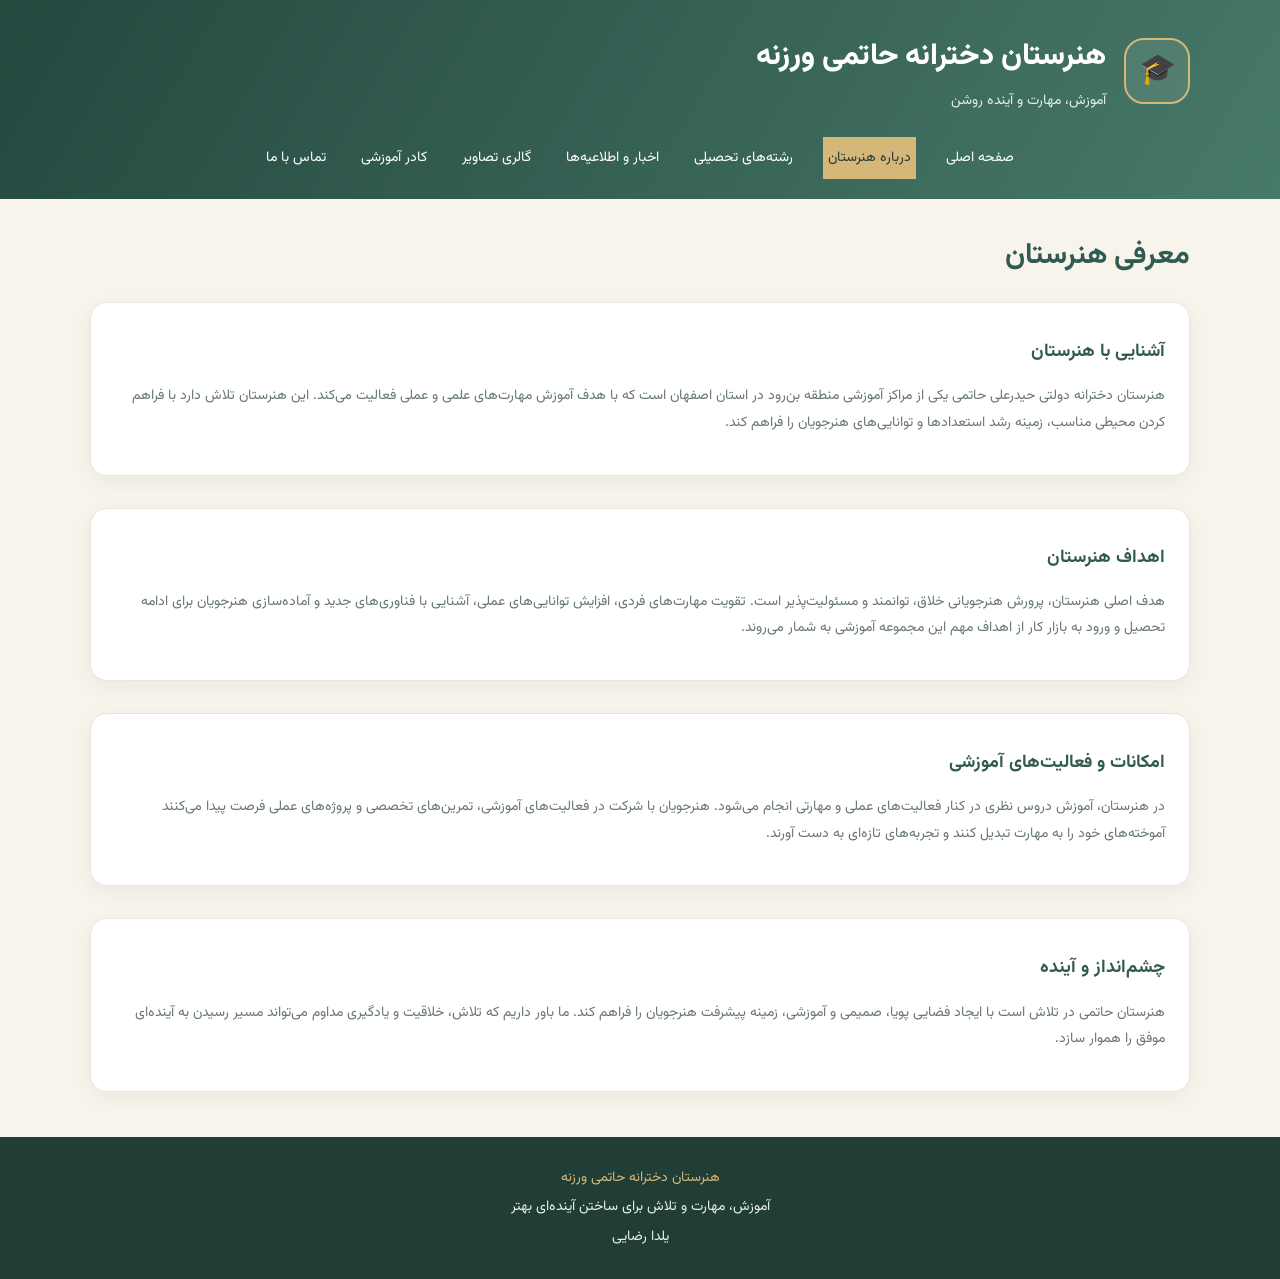
<file: about.html>
<!DOCTYPE html>
<html lang="fa" dir="rtl">
<head>
    <meta charset="UTF-8">
    <meta name="viewport" content="width=device-width, initial-scale=1.0">
    <title>درباره هنرستان حاتمی</title>
    <link rel="stylesheet" href="style.css">
</head>

<body>

<header class="header">
    <div class="container">
        <div class="header-top">
            <div class="logo">🎓</div>
            <div>
                <h1 class="school-name">
                    هنرستان دخترانه حاتمی ورزنه
                </h1>
                <p class="school-subtitle">
                    آموزش، مهارت و آینده روشن
                </p>
            </div>
        </div>

        <nav class="nav">
            <a href="index.html">صفحه اصلی</a>
            <a href="about.html" class="active">درباره هنرستان</a>
            <a href="fields.html">رشته‌های تحصیلی</a>
            <a href="news.html">اخبار و اطلاعیه‌ها</a>
            <a href="gallery.html">گالری تصاویر</a>
            <a href="staff.html">کادر آموزشی</a>
            <a href="contact.html">تماس با ما</a>
        </nav>
    </div>
</header>

<main class="container">

    <h2 class="page-title">معرفی هنرستان</h2>

    <section class="content-box">
        <h3>آشنایی با هنرستان</h3>
        <p>
        هنرستان دخترانه دولتی حیدرعلی حاتمی یکی از مراکز
        آموزشی منطقه بن‌رود در استان اصفهان است که با هدف
        آموزش مهارت‌های علمی و عملی فعالیت می‌کند.
        این هنرستان تلاش دارد با فراهم کردن محیطی مناسب،
        زمینه رشد استعدادها و توانایی‌های هنرجویان را فراهم کند.
        </p>
    </section>

    <section class="content-box">
        <h3>اهداف هنرستان</h3>
        <p>
        هدف اصلی هنرستان، پرورش هنرجویانی خلاق، توانمند و
        مسئولیت‌پذیر است. تقویت مهارت‌های فردی، افزایش
        توانایی‌های عملی، آشنایی با فناوری‌های جدید و آماده‌سازی
        هنرجویان برای ادامه تحصیل و ورود به بازار کار از
        اهداف مهم این مجموعه آموزشی به شمار می‌روند.
        </p>
    </section>

    <section class="content-box">
        <h3>امکانات و فعالیت‌های آموزشی</h3>
        <p>
        در هنرستان، آموزش دروس نظری در کنار فعالیت‌های
        عملی و مهارتی انجام می‌شود. هنرجویان با شرکت در
        فعالیت‌های آموزشی، تمرین‌های تخصصی و پروژه‌های
        عملی فرصت پیدا می‌کنند آموخته‌های خود را به مهارت
        تبدیل کنند و تجربه‌های تازه‌ای به دست آورند.
        </p>
    </section>

    <section class="content-box">
        <h3>چشم‌انداز و آینده</h3>
        <p>
        هنرستان حاتمی در تلاش است با ایجاد فضایی پویا،
        صمیمی و آموزشی، زمینه پیشرفت هنرجویان را فراهم کند.
        ما باور داریم که تلاش، خلاقیت و یادگیری مداوم
        می‌تواند مسیر رسیدن به آینده‌ای موفق را هموار سازد.
        </p>
    </section>

</main>

<footer class="footer"><div class="container"><p><span>هنرستان دخترانه حاتمی ورزنه</span></p><p>آموزش، مهارت و تلاش برای ساختن آینده‌ای بهتر</p><p>یلدا رضایی</p></div></footer>
</body>
</html>
</file>
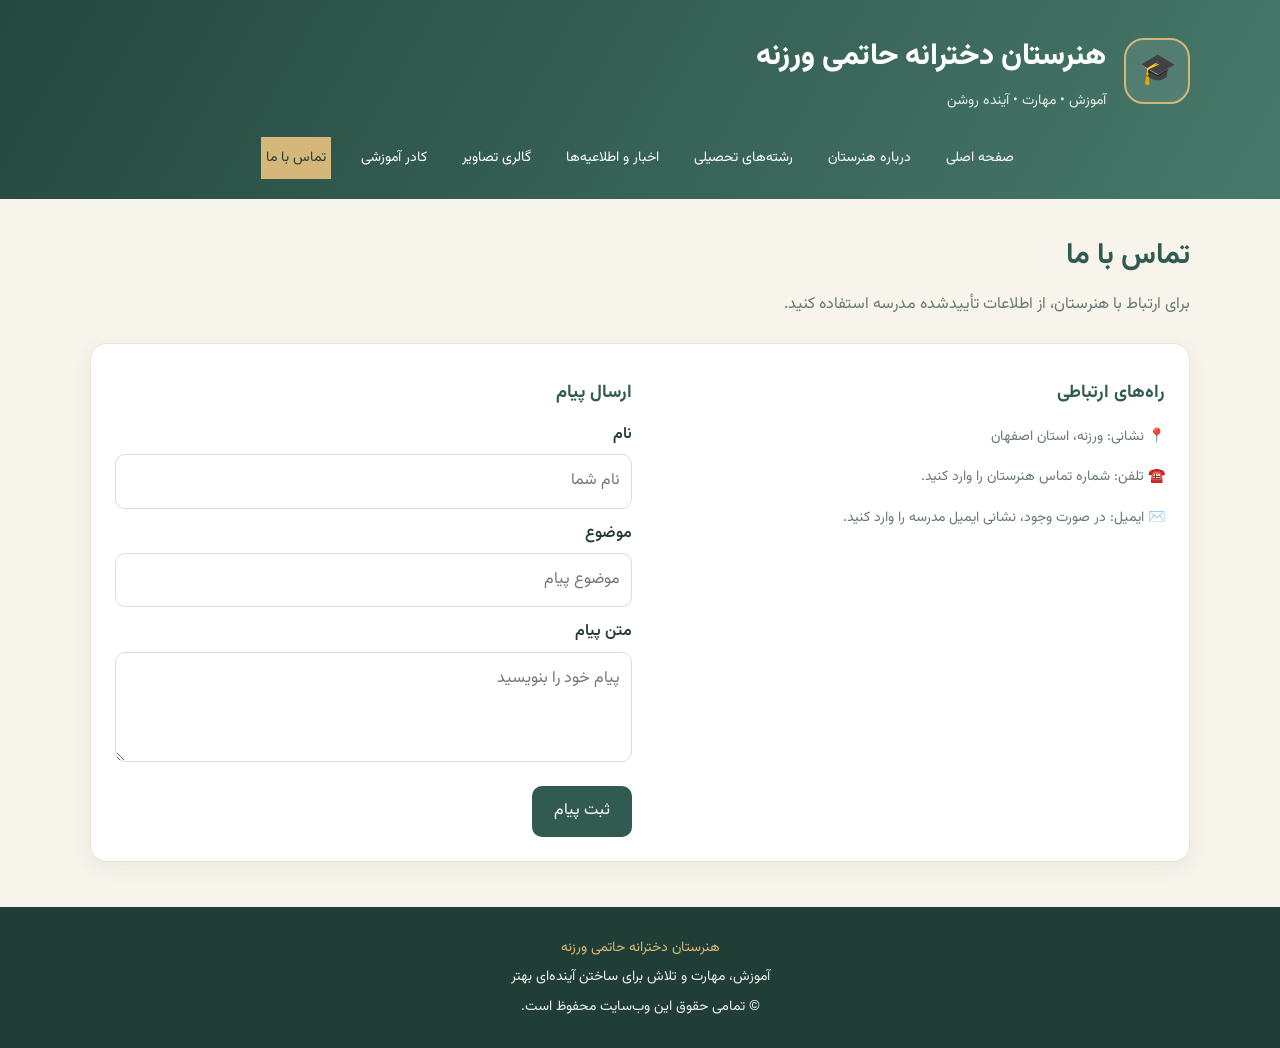
<file: contact.html>
<!DOCTYPE html>
<html lang="fa" dir="rtl">
<head>
 <meta charset="UTF-8">
 <meta name="viewport" content="width=device-width, initial-scale=1.0">
 <title>تماس با ما | هنرستان دخترانه حاتمی ورزنه</title>
 <link rel="stylesheet" href="style.css">
</head>
<body>
 <header class="header"><div class="container">
  <div class="header-top"><div class="logo">🎓</div><div><h1 class="school-name">هنرستان دخترانه حاتمی ورزنه</h1><p class="school-subtitle">آموزش • مهارت • آینده روشن</p></div></div>
  <nav class="nav"><a href="index.html" class="">صفحه اصلی</a>
<a href="about.html" class="">درباره هنرستان</a>
<a href="fields.html" class="">رشته‌های تحصیلی</a>
<a href="news.html" class="">اخبار و اطلاعیه‌ها</a>
<a href="gallery.html" class="">گالری تصاویر</a>
<a href="staff.html" class="">کادر آموزشی</a>
<a href="contact.html" class="active">تماس با ما</a></nav>
 </div></header>
 <main class="container">
 
<h2 class="page-title">تماس با ما</h2><p class="lead">برای ارتباط با هنرستان، از اطلاعات تأییدشده مدرسه استفاده کنید.</p>
<div class="content-box contact-grid"><div><h3>راه‌های ارتباطی</h3><p>📍 نشانی: ورزنه، استان اصفهان</p><p>☎️ تلفن: شماره تماس هنرستان را وارد کنید.</p><p>✉️ ایمیل: در صورت وجود، نشانی ایمیل مدرسه را وارد کنید.</p></div>
<form onsubmit="alert('این فرم نمونه است و هنوز به سامانه ارسال پیام متصل نشده است.');return false;"><h3>ارسال پیام</h3><label>نام</label><input type="text" placeholder="نام شما"><label>موضوع</label><input type="text" placeholder="موضوع پیام"><label>متن پیام</label><textarea placeholder="پیام خود را بنویسید"></textarea><button type="submit">ثبت پیام</button></form></div>

 </main>
 <footer class="footer"><div class="container"><p><span>هنرستان دخترانه حاتمی ورزنه</span></p><p>آموزش، مهارت و تلاش برای ساختن آینده‌ای بهتر</p><p>© تمامی حقوق این وب‌سایت محفوظ است.</p></div></footer>
</body>
</html>
</file>
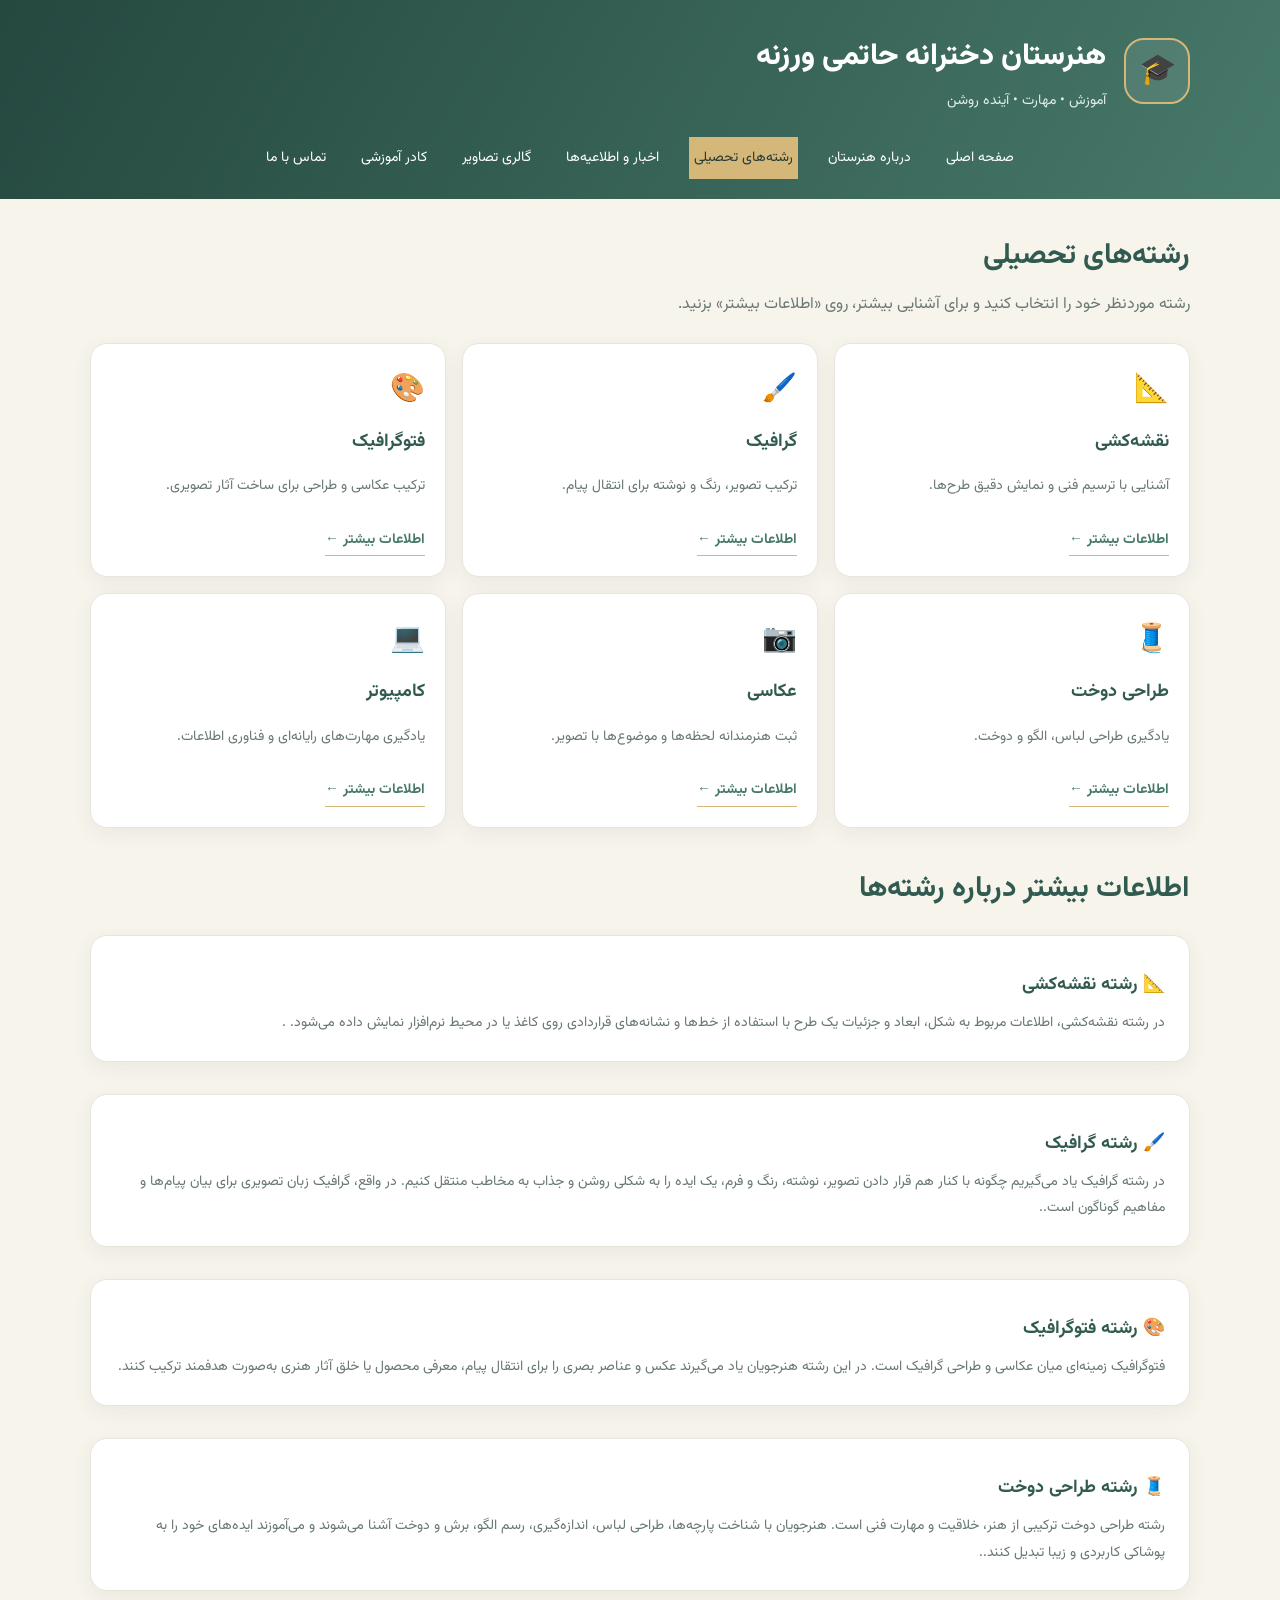
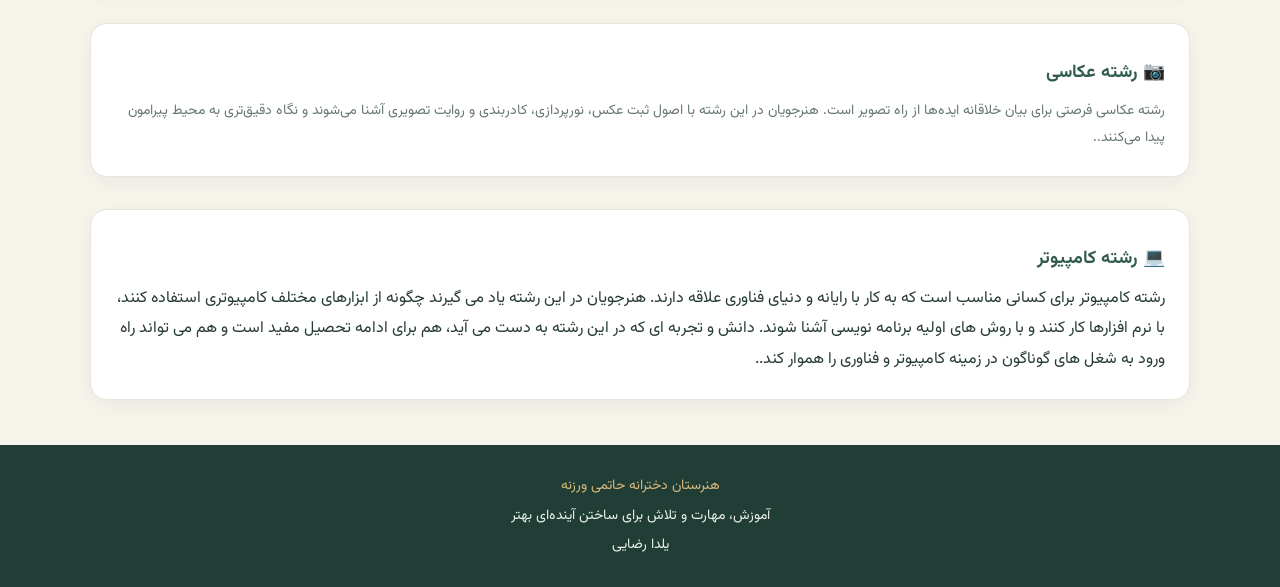
<file: fields.html>
<!DOCTYPE html>
<html lang="fa" dir="rtl">
<head>
 <meta charset="UTF-8">
 <meta name="viewport" content="width=device-width, initial-scale=1.0">
 <title>رشته‌های تحصیلی | هنرستان دخترانه حاتمی ورزنه</title>
 <link rel="stylesheet" href="style.css">
</head>
<body>
 <header class="header"><div class="container">
  <div class="header-top"><div class="logo">🎓</div><div>
   <h1 class="school-name">هنرستان دخترانه حاتمی ورزنه</h1>
   <p class="school-subtitle">آموزش • مهارت • آینده روشن</p>
  </div></div>
  <nav class="nav">
   <a href="index.html">صفحه اصلی</a>
   <a href="about.html">درباره هنرستان</a>
   <a href="fields.html" class="active">رشته‌های تحصیلی</a>
   <a href="news.html">اخبار و اطلاعیه‌ها</a>
   <a href="gallery.html">گالری تصاویر</a>
   <a href="staff.html">کادر آموزشی</a>
   <a href="contact.html">تماس با ما</a>
  </nav>
 </div></header>

 <main class="container">
  <h2 class="page-title">رشته‌های تحصیلی</h2>
  <p class="lead">رشته موردنظر خود را انتخاب کنید و برای آشنایی بیشتر، روی «اطلاعات بیشتر» بزنید.</p>

  <div class="cards">
   <article class="card"><div class="emoji">📐</div><h3>نقشه‌کشی</h3><p>آشنایی با ترسیم فنی و نمایش دقیق طرح‌ها.</p><a class="more-link" href="#naghshek">اطلاعات بیشتر ←</a></article>
   <article class="card"><div class="emoji">🖌️</div><h3>گرافیک</h3><p>ترکیب تصویر، رنگ و نوشته برای انتقال پیام.</p><a class="more-link" href="#graphic">اطلاعات بیشتر ←</a></article>
   <article class="card"><div class="emoji">🎨</div><h3>فتوگرافیک</h3><p>ترکیب عکاسی و طراحی برای ساخت آثار تصویری.</p><a class="more-link" href="#photographic">اطلاعات بیشتر ←</a></article>
   <article class="card"><div class="emoji">🧵</div><h3>طراحی دوخت</h3><p>یادگیری طراحی لباس، الگو و دوخت.</p><a class="more-link" href="#dress">اطلاعات بیشتر ←</a></article>
   <article class="card"><div class="emoji">📷</div><h3>عکاسی</h3><p>ثبت هنرمندانه لحظه‌ها و موضوع‌ها با تصویر.</p><a class="more-link" href="#photography">اطلاعات بیشتر ←</a></article>
   <article class="card"><div class="emoji">💻</div><h3>کامپیوتر</h3><p>یادگیری مهارت‌های رایانه‌ای و فناوری اطلاعات.</p><a class="more-link" href="#computer">اطلاعات بیشتر ←</a></article>
  </div>

  <h2 class="page-title">اطلاعات بیشتر درباره رشته‌ها</h2>
  <section class="content-box field-detail" id="naghshek">
   <h3>📐 رشته نقشه‌کشی</h3>
   <p>در رشته نقشه‌کشی، اطلاعات مربوط به شکل، ابعاد و جزئیات یک طرح با استفاده از خط‌ها و نشانه‌های قراردادی روی کاغذ یا در محیط نرم‌افزار نمایش داده می‌شود. .</p>
  </section>
  <section class="content-box field-detail" id="graphic">
   <h3>🖌️ رشته گرافیک</h3>
   <p>در رشته گرافیک یاد می‌گیریم چگونه با کنار هم قرار دادن تصویر، نوشته، رنگ و فرم، یک ایده را به شکلی روشن و جذاب به مخاطب منتقل کنیم. در واقع، گرافیک زبان تصویری برای بیان پیام‌ها و مفاهیم گوناگون است..</p>
  </section>
  <section class="content-box field-detail" id="photographic">
   <h3>🎨 رشته فتوگرافیک</h3>
   <p>فتوگرافیک زمینه‌ای میان عکاسی و طراحی گرافیک است. در این رشته هنرجویان یاد می‌گیرند عکس و عناصر بصری را برای انتقال پیام، معرفی محصول یا خلق آثار هنری به‌صورت هدفمند ترکیب کنند.</p>
  </section>
  <section class="content-box field-detail" id="dress">
   <h3>🧵 رشته طراحی دوخت</h3>
   <p>رشته طراحی دوخت ترکیبی از هنر، خلاقیت و مهارت فنی است. هنرجویان با شناخت پارچه‌ها، طراحی لباس، اندازه‌گیری، رسم الگو، برش و دوخت آشنا می‌شوند و می‌آموزند ایده‌های خود را به پوشاکی کاربردی و زیبا تبدیل کنند..</p>
  </section>
  <section class="content-box field-detail" id="photography">
   <h3>📷 رشته عکاسی</h3>
   <p>رشته عکاسی فرصتی برای بیان خلاقانه ایده‌ها از راه تصویر است. هنرجویان در این رشته با اصول ثبت عکس، نورپردازی، کادربندی و روایت تصویری آشنا می‌شوند و نگاه دقیق‌تری به محیط پیرامون پیدا می‌کنند..</p>
  </section>
  <section class="content-box field-detail" id="computer">
   <h3>💻 رشته کامپیوتر</h3>رشته کامپیوتر برای کسانی مناسب است که به کار با رایانه و دنیای فناوری علاقه دارند. هنرجویان در این رشته یاد می گیرند چگونه از ابزارهای مختلف کامپیوتری استفاده کنند، با نرم افزارها کار کنند و با روش های اولیه برنامه نویسی آشنا شوند.

دانش و تجربه ای که در این رشته به دست می آید، هم برای ادامه تحصیل مفید است و هم می تواند راه ورود به شغل های گوناگون در زمینه کامپیوتر و فناوری را هموار کند..</p>
  </section>
  
 </main>
 <footer class="footer"><div class="container">
  <p><span>هنرستان دخترانه حاتمی ورزنه</span></p>
  <p>آموزش، مهارت و تلاش برای ساختن آینده‌ای بهتر</p>
  <p>یلدا رضایی<p>
 </div></footer>
</body></html>
</file>
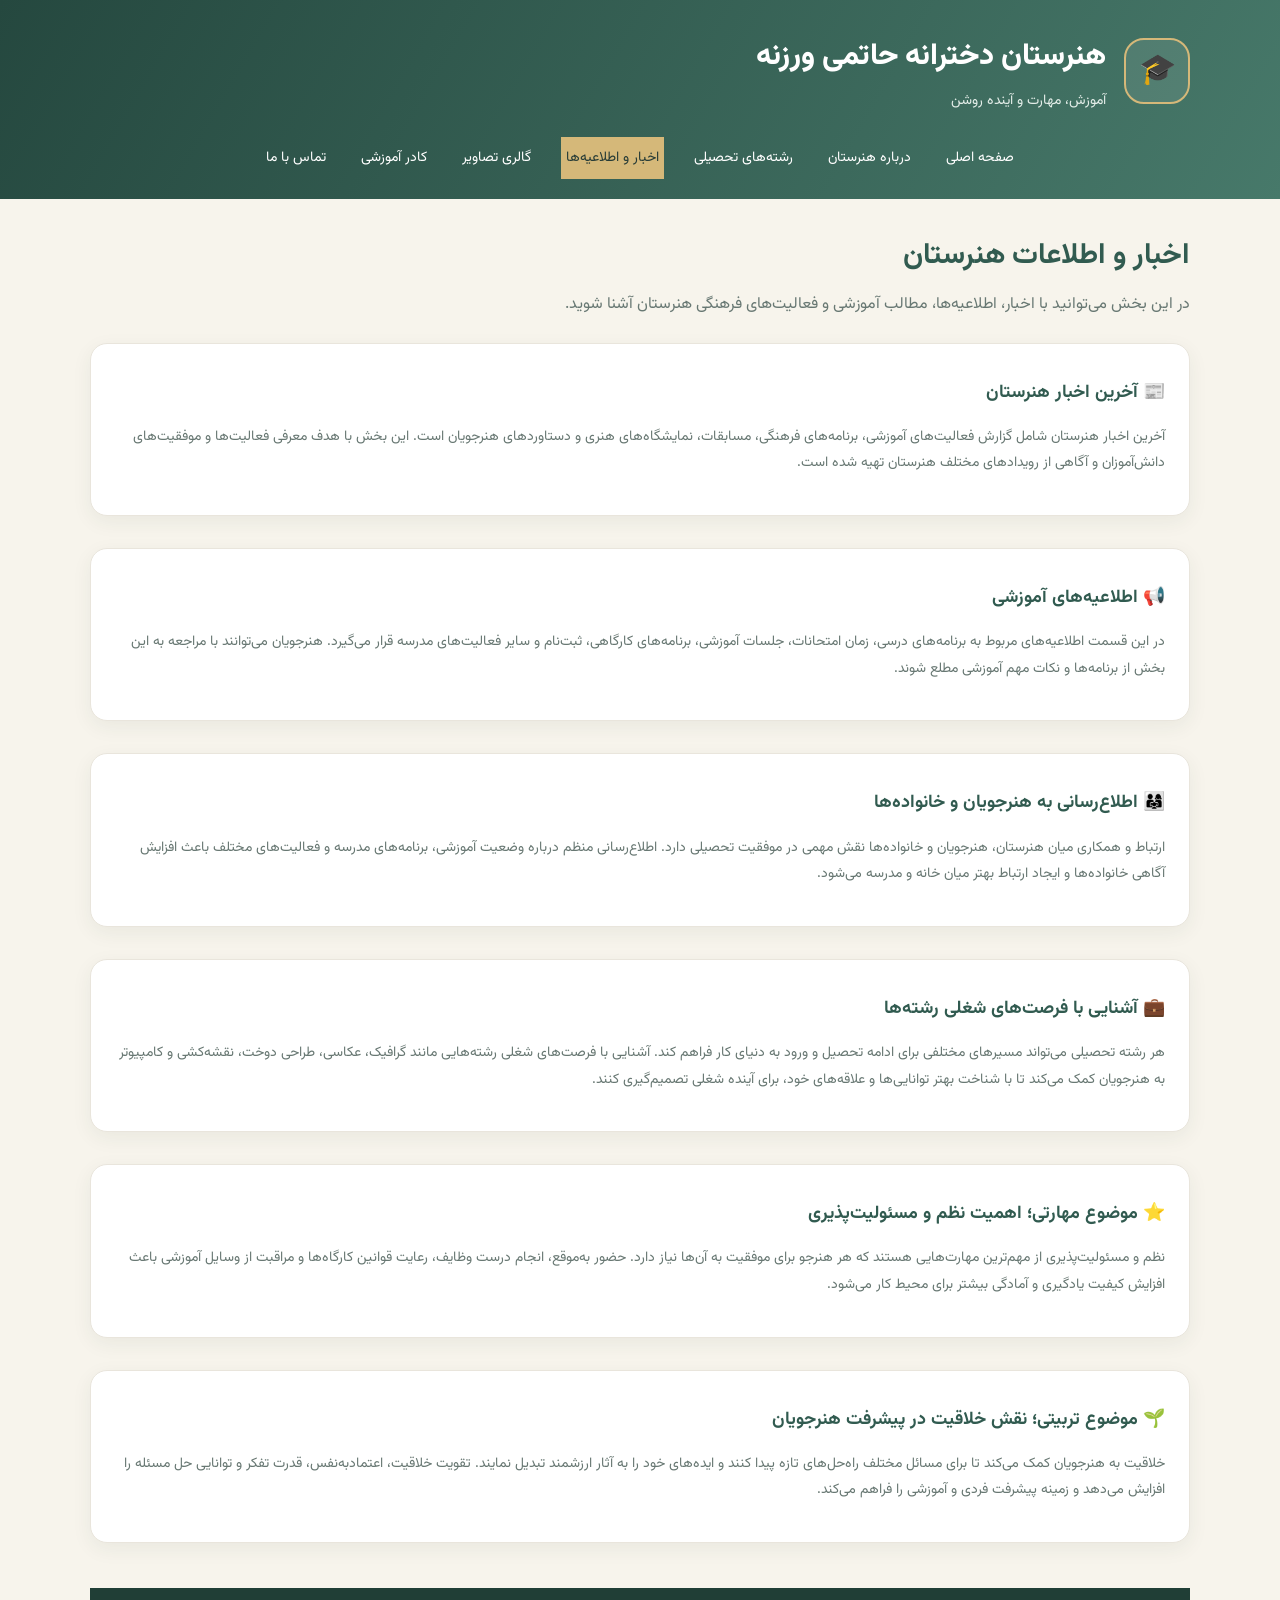
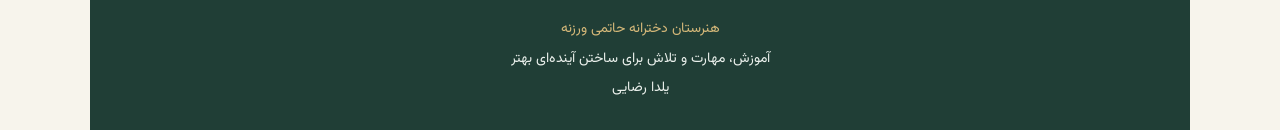
<file: news.html>
<!DOCTYPE html>
<html lang="fa" dir="rtl">
<head>
    <meta charset="UTF-8">
    <meta name="viewport" content="width=device-width, initial-scale=1.0">
    <title>اخبار و اطلاعات | هنرستان حاتمی</title>
    <link rel="stylesheet" href="style.css">
</head>

<body>

<header class="header">
    <div class="container">

        <div class="header-top">
            <div class="logo">🎓</div>
            <div>
                <h1 class="school-name">
                    هنرستان دخترانه حاتمی ورزنه
                </h1>
                <p class="school-subtitle">
                    آموزش، مهارت و آینده روشن
                </p>
            </div>
        </div>

        <nav class="nav">
            <a href="index.html">صفحه اصلی</a>
            <a href="about.html">درباره هنرستان</a>
            <a href="fields.html">رشته‌های تحصیلی</a>
            <a href="news.html" class="active">اخبار و اطلاعیه‌ها</a>
            <a href="gallery.html">گالری تصاویر</a>
            <a href="staff.html">کادر آموزشی</a>
            <a href="contact.html">تماس با ما</a>
        </nav>

    </div>
</header>

<main class="container">

    <h2 class="page-title">اخبار و اطلاعات هنرستان</h2>

    <p class="lead">
        در این بخش می‌توانید با اخبار، اطلاعیه‌ها،
        مطالب آموزشی و فعالیت‌های فرهنگی هنرستان آشنا شوید.
    </p>

    <section class="content-box">
        <h3>📰 آخرین اخبار هنرستان</h3>
        <p>
        آخرین اخبار هنرستان شامل گزارش فعالیت‌های آموزشی،
        برنامه‌های فرهنگی، مسابقات، نمایشگاه‌های هنری و
        دستاوردهای هنرجویان است. این بخش با هدف معرفی
        فعالیت‌ها و موفقیت‌های دانش‌آموزان و آگاهی از
        رویدادهای مختلف هنرستان تهیه شده است.
        </p>
    </section>

    <section class="content-box">
        <h3>📢 اطلاعیه‌های آموزشی</h3>
        <p>
        در این قسمت اطلاعیه‌های مربوط به برنامه‌های درسی،
        زمان امتحانات، جلسات آموزشی، برنامه‌های کارگاهی،
        ثبت‌نام و سایر فعالیت‌های مدرسه قرار می‌گیرد.
        هنرجویان می‌توانند با مراجعه به این بخش از
        برنامه‌ها و نکات مهم آموزشی مطلع شوند.
        </p>
    </section>

    <section class="content-box">
        <h3>👨‍👩‍👧 اطلاع‌رسانی به هنرجویان و خانواده‌ها</h3>
        <p>
        ارتباط و همکاری میان هنرستان، هنرجویان و خانواده‌ها
        نقش مهمی در موفقیت تحصیلی دارد. اطلاع‌رسانی منظم
        درباره وضعیت آموزشی، برنامه‌های مدرسه و فعالیت‌های
        مختلف باعث افزایش آگاهی خانواده‌ها و ایجاد ارتباط
        بهتر میان خانه و مدرسه می‌شود.
        </p>
    </section>

    <section class="content-box">
        <h3>💼 آشنایی با فرصت‌های شغلی رشته‌ها</h3>
        <p>
        هر رشته تحصیلی می‌تواند مسیرهای مختلفی برای ادامه
        تحصیل و ورود به دنیای کار فراهم کند. آشنایی با
        فرصت‌های شغلی رشته‌هایی مانند گرافیک، عکاسی،
        طراحی دوخت، نقشه‌کشی و کامپیوتر به هنرجویان کمک
        می‌کند تا با شناخت بهتر توانایی‌ها و علاقه‌های خود،
        برای آینده شغلی تصمیم‌گیری کنند.
        </p>
    </section>

    <section class="content-box">
        <h3>⭐ موضوع مهارتی؛ اهمیت نظم و مسئولیت‌پذیری</h3>
        <p>
        نظم و مسئولیت‌پذیری از مهم‌ترین مهارت‌هایی هستند
        که هر هنرجو برای موفقیت به آن‌ها نیاز دارد.
        حضور به‌موقع، انجام درست وظایف، رعایت قوانین
        کارگاه‌ها و مراقبت از وسایل آموزشی باعث افزایش
        کیفیت یادگیری و آمادگی بیشتر برای محیط کار می‌شود.
        </p>
    </section>

    <section class="content-box">
        <h3>🌱 موضوع تربیتی؛ نقش خلاقیت در پیشرفت هنرجویان</h3>
        <p>
        خلاقیت به هنرجویان کمک می‌کند تا برای مسائل مختلف
        راه‌حل‌های تازه پیدا کنند و ایده‌های خود را به
        آثار ارزشمند تبدیل نمایند. تقویت خلاقیت، اعتمادبه‌نفس،
        قدرت تفکر و توانایی حل مسئله را افزایش می‌دهد و
        زمینه پیشرفت فردی و آموزشی را فراهم می‌کند.
        </p>
    </section>
	<footer class="footer">

    <div class="footer-content">
		  <p><span>هنرستان دخترانه حاتمی ورزنه</span></p>
  <p>آموزش، مهارت و تلاش برای ساختن آینده‌ای بهتر</p>

        <p class="footer-name">
            یلدا رضایی
        </p>

    </div>

</footer>

</body>
	</html>
</file>
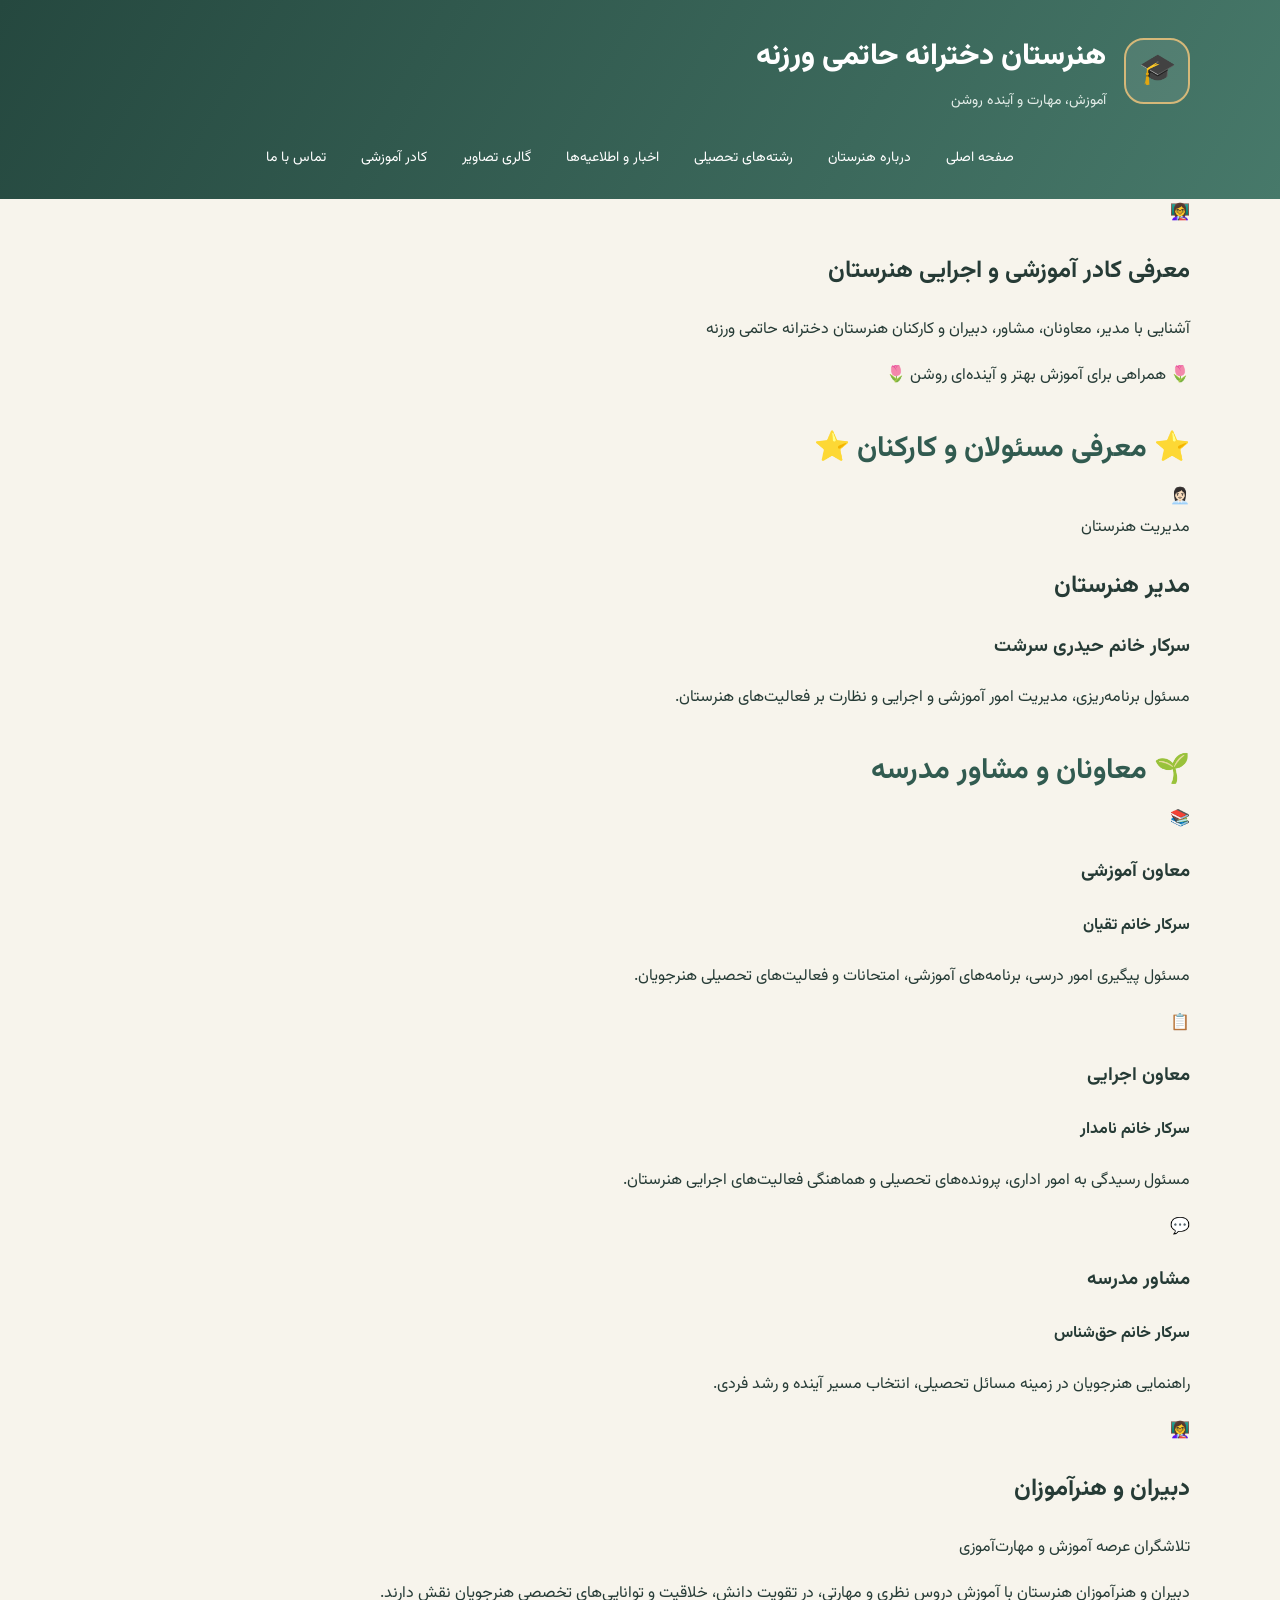
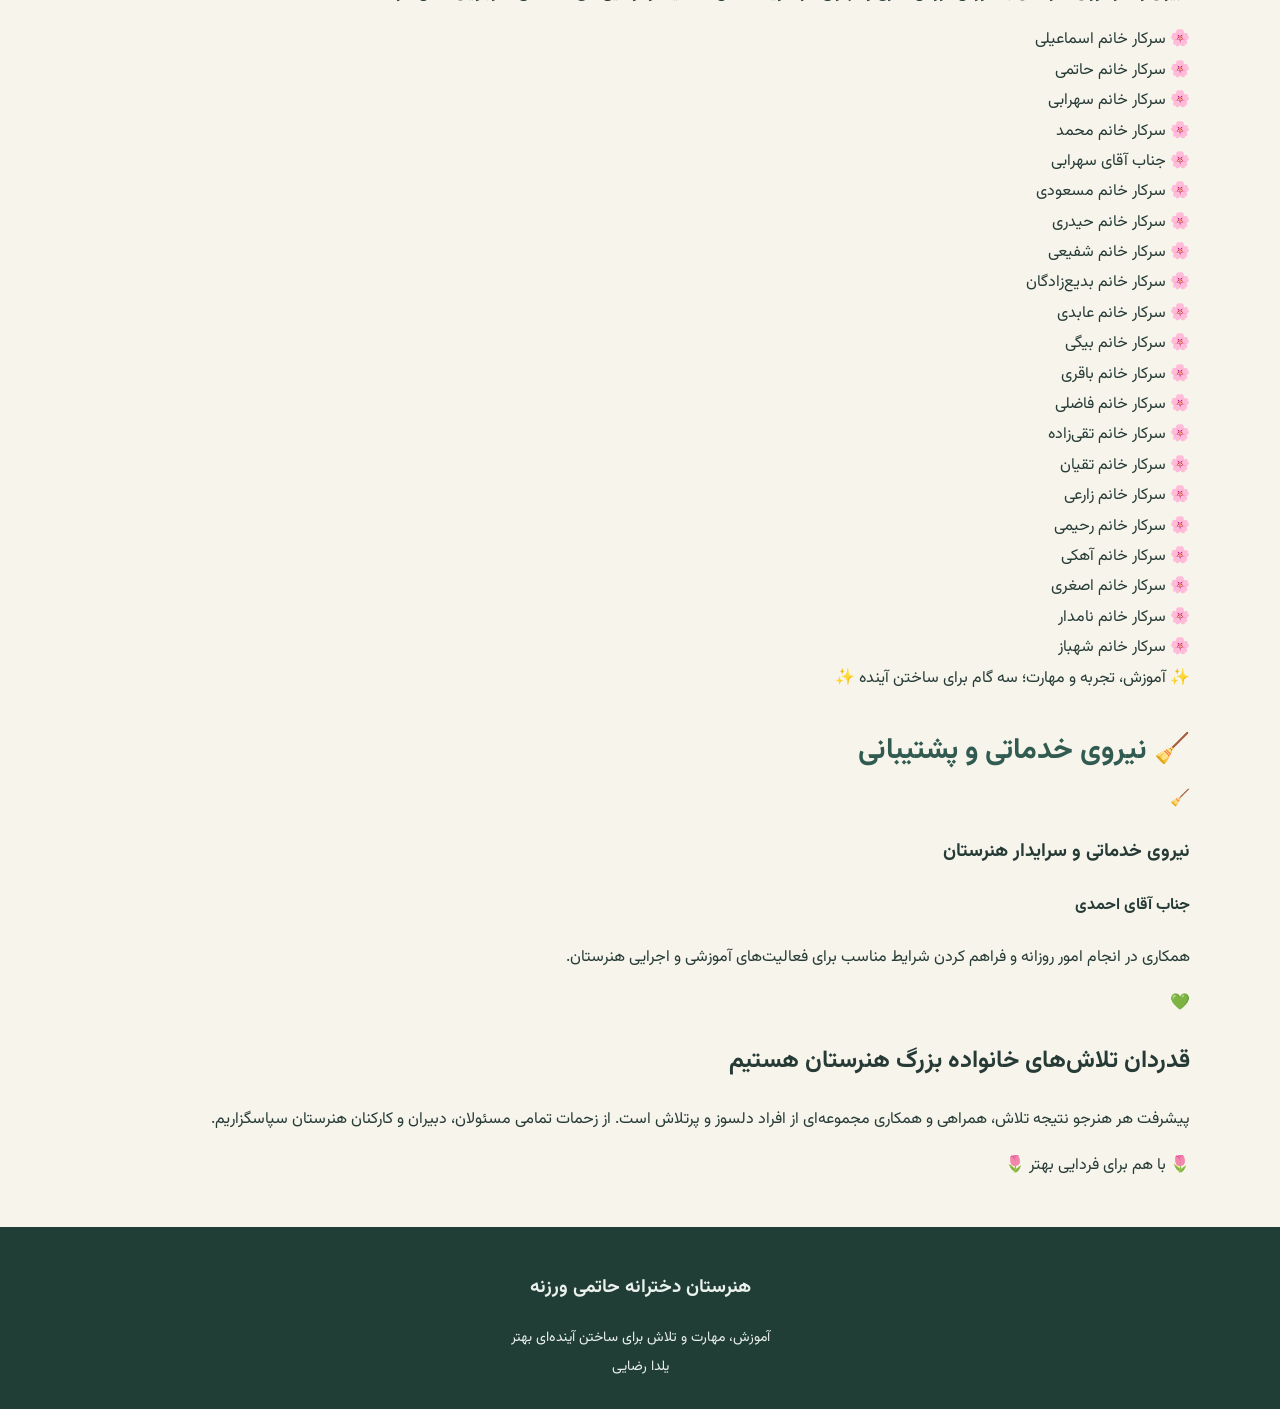
<file: staff.html>
<!DOCTYPE html>
<html lang="fa" dir="rtl">
<head>
    <meta charset="UTF-8">
    <meta name="viewport" content="width=device-width, initial-scale=1.0">
    <title>کادر آموزشی | هنرستان حاتمی</title>
    <link rel="stylesheet" href="style.css">
</head>

<body>

<header class="header">
    <div class="container">
        <div class="header-top">
            <div class="logo">🎓</div>
            <div>
                <h1 class="school-name">هنرستان دخترانه حاتمی ورزنه</h1>
                <p class="school-subtitle">آموزش، مهارت و آینده روشن</p>
            </div>
        </div>

        <nav class="nav">
            <a href="index.html">صفحه اصلی</a>
            <a href="about.html">درباره هنرستان</a>
            <a href="fields.html">رشته‌های تحصیلی</a>
            <a href="news.html">اخبار و اطلاعیه‌ها</a>
            <a href="gallery.html">گالری تصاویر</a>
            <a href="staff.html">کادر آموزشی</a>
            <a href="contact.html">تماس با ما</a>
        </nav>
    </div>
</header>

<main class="container staff-page">

    <section class="staff-banner">
        <div class="staff-banner-icon">👩‍🏫</div>
        <h2>معرفی کادر آموزشی و اجرایی هنرستان</h2>
        <p>
            آشنایی با مدیر، معاونان، مشاور، دبیران و کارکنان
            هنرستان دخترانه حاتمی ورزنه
        </p>
        <span>🌷 همراهی برای آموزش بهتر و آینده‌ای روشن 🌷</span>
    </section>

    <h2 class="page-title">⭐ معرفی مسئولان و کارکنان ⭐</h2>

    <section class="staff-manager">
        <div class="staff-icon">👩🏻‍💼</div>
        <span class="staff-label">مدیریت هنرستان</span>
        <h2>مدیر هنرستان</h2>
        <h3>سرکار خانم حیدری سرشت</h3>
        <div class="staff-line"></div>
        <p>
            مسئول برنامه‌ریزی، مدیریت امور آموزشی و اجرایی
            و نظارت بر فعالیت‌های هنرستان.
        </p>
    </section>

    <h2 class="page-title">🌱 معاونان و مشاور مدرسه</h2>

    <div class="staff-grid">

        <section class="staff-card">
            <div class="staff-icon">📚</div>
            <h3>معاون آموزشی</h3>
            <h4>سرکار خانم تقیان</h4>
            <p>
                مسئول پیگیری امور درسی، برنامه‌های آموزشی،
                امتحانات و فعالیت‌های تحصیلی هنرجویان.
            </p>
        </section>

        <section class="staff-card">
            <div class="staff-icon">📋</div>
            <h3>معاون اجرایی</h3>
            <h4>سرکار خانم نامدار</h4>
            <p>
                مسئول رسیدگی به امور اداری، پرونده‌های تحصیلی
                و هماهنگی فعالیت‌های اجرایی هنرستان.
            </p>
        </section>

        <section class="staff-card">
            <div class="staff-icon">💬</div>
            <h3>مشاور مدرسه</h3>
            <h4>سرکار خانم حق‌شناس</h4>
            <p>
                راهنمایی هنرجویان در زمینه مسائل تحصیلی،
                انتخاب مسیر آینده و رشد فردی.
            </p>
        </section>

    </div>

    <div class="teacher-heading">
        <div>👩‍🏫</div>
        <h2>دبیران و هنرآموزان</h2>
        <p>
            تلاشگران عرصه آموزش و مهارت‌آموزی
        </p>
    </div>

    <section class="teacher-box">

        <p class="teacher-intro">
            دبیران و هنرآموزان هنرستان با آموزش دروس نظری و مهارتی،
            در تقویت دانش، خلاقیت و توانایی‌های تخصصی هنرجویان نقش دارند.
        </p>

        <div class="teacher-list">

            <div class="teacher-item">🌸 سرکار خانم اسماعیلی</div>
            <div class="teacher-item">🌸 سرکار خانم حاتمی</div>
            <div class="teacher-item">🌸 سرکار خانم سهرابی</div>
            <div class="teacher-item">🌸 سرکار خانم محمد</div>
            <div class="teacher-item">🌸 جناب آقای سهرابی</div>
            <div class="teacher-item">🌸 سرکار خانم مسعودی</div>
            <div class="teacher-item">🌸 سرکار خانم حیدری</div>
			<div class="teacher-item">🌸 سرکار خانم شفیعی</div>
            <div class="teacher-item">🌸 سرکار خانم بدیع‌زادگان</div>
            <div class="teacher-item">🌸 سرکار خانم عابدی</div>
            <div class="teacher-item">🌸 سرکار خانم بیگی</div>
            <div class="teacher-item">🌸 سرکار خانم باقری</div>
            <div class="teacher-item">🌸 سرکار خانم فاضلی</div>
            <div class="teacher-item">🌸 سرکار خانم تقی‌زاده</div>
            <div class="teacher-item">🌸 سرکار خانم تقیان</div>
            <div class="teacher-item">🌸 سرکار خانم زارعی</div>
            <div class="teacher-item">🌸 سرکار خانم رحیمی</div>
            <div class="teacher-item">🌸 سرکار خانم آهکی</div>
            <div class="teacher-item">🌸 سرکار خانم اصغری</div>
            <div class="teacher-item">🌸 سرکار خانم نامدار</div>
            <div class="teacher-item">🌸 سرکار خانم شهباز</div>

        </div>

        <div class="teacher-footer">
            ✨ آموزش، تجربه و مهارت؛ سه گام برای ساختن آینده ✨
        </div>

    </section>

    <h2 class="page-title">🧹 نیروی خدماتی و پشتیبانی</h2>

    <section class="service-card">
        <div class="staff-icon">🧹</div>
        <h3>نیروی خدماتی و سرایدار هنرستان</h3>
        <h4>جناب آقای احمدی</h4>
        <p>
            همکاری در انجام امور روزانه و فراهم کردن شرایط
            مناسب برای فعالیت‌های آموزشی و اجرایی هنرستان.
        </p>
    </section>

    <section class="staff-message">
        <div>💚</div>
        <h2>قدردان تلاش‌های خانواده بزرگ هنرستان هستیم</h2>
        <p>
            پیشرفت هر هنرجو نتیجه تلاش، همراهی و همکاری مجموعه‌ای
            از افراد دلسوز و پرتلاش است. از زحمات تمامی مسئولان،
            دبیران و کارکنان هنرستان سپاسگزاریم.
        </p>
        <span>🌷 با هم برای فردایی بهتر 🌷</span>
    </section>

</main>

<footer class="footer">
    <div class="footer-content">
        <h3>هنرستان دخترانه حاتمی ورزنه</h3>
        <p>آموزش، مهارت و تلاش برای ساختن آینده‌ای بهتر</p>
        <p class="footer-name">یلدا رضایی</p>
    </div>
</footer>

</body>
</html>
</file>
<file: style.css>
@import url('https://fonts.googleapis.com/css2?family=Vazirmatn:wght@400;500;600;700;800&display=swap');
:root{--green:#315b50;--green2:#47796a;--cream:#f7f4ec;--gold:#d5b879;--ink:#263b36;--muted:#687873}
*{box-sizing:border-box}body{margin:0;font-family:'Vazirmatn',Tahoma,sans-serif;background:var(--cream);color:var(--ink);line-height:1.9}
a{text-decoration:none;color:inherit}.container{width:min(1100px,92%);margin:auto}
.header{background:linear-gradient(120deg,#25483f,#47796a);color:white;padding:28px 0 20px}
.header-top{display:flex;align-items:center;gap:18px}.logo{width:66px;height:66px;border:2px solid var(--gold);border-radius:20px;display:grid;place-items:center;font-size:30px;background:#ffffff16}
.school-name{margin:0;font-size:clamp(20px,4vw,30px);font-weight:800}.school-subtitle{margin:3px 0 0;color:#e4eee9;font-size:14px}
.nav{display:flex;flex-wrap:wrap;gap:8px;margin-top:22px}.nav a{padding:8px 14px;border-radius:10px;color:#fff;font-size:14px}
.nav a:hover,.nav a.active{background:var(--gold);color:#263b36}
.hero{margin:28px 0;background:linear-gradient(115deg,#e8e0ce,#f8f6f0);border:1px solid #e5ddcc;border-radius:22px;padding:25px;display:grid;grid-template-columns:1fr 1fr;gap:22px;align-items:center}
.hero-photo{height:230px;overflow:hidden;border-radius:18px;background:#e8e0ce}.hero-photo img{width:100%;height:100%;object-fit:cover;display:block}
.hero h2{font-size:clamp(22px,3vw,31px);margin:0 0 8px;color:var(--green)}.hero p{margin:0;color:#566760}
.page-title{margin:30px 0 6px;color:var(--green);font-size:29px}.lead{color:var(--muted);margin:0 0 22px}
.cards{display:grid;grid-template-columns:repeat(3,1fr);gap:16px;margin:22px 0 34px}
.card,.content-box{background:white;border:1px solid #e9e5dc;border-radius:17px;padding:20px;box-shadow:0 6px 20px #243b3210}
.card .emoji{font-size:28px}.card h3,.content-box h3{margin:8px 0 5px;color:var(--green);font-size:18px}.card p,.content-box p{color:var(--muted);font-size:14px}
.content-box{margin:18px 0 32px;padding:24px}.list{padding-right:22px}
.gallery{display:grid;grid-template-columns:repeat(3,1fr);gap:14px;margin:22px 0 35px}.photo{height:180px;border-radius:16px;background:linear-gradient(135deg,#d7e4d9,#f0dfbd);display:grid;place-items:center;font-size:42px;color:#315b50}
.photo span{font-size:14px;display:block;margin-top:5px}.contact-grid{display:grid;grid-template-columns:1fr 1fr;gap:16px}
label{display:block;margin:10px 0 4px;font-weight:600}input,textarea{width:100%;padding:11px;border:1px solid #d9ded8;border-radius:10px;font:inherit;background:#fff}
textarea{min-height:110px;resize:vertical}button{border:0;background:var(--green);color:white;padding:10px 22px;border-radius:10px;font:inherit;margin-top:12px;cursor:pointer}
.footer{background:#203e36;color:#eaf0ec;padding:25px 0;margin-top:45px;text-align:center}.footer p{margin:3px;font-size:14px}.footer span{color:var(--gold)}
.more-link{display:inline-block;margin-top:13px;color:var(--green2);font-weight:700;font-size:14px;border-bottom:1px solid var(--gold);padding-bottom:2px}
.field-detail{scroll-margin-top:18px}.field-detail h3{margin-bottom:8px}.field-detail p{margin:0;color:var(--muted)}
@media(max-width:760px){.hero{grid-template-columns:1fr;padding:24px}.hero-photo{height:200px}.cards,.gallery{grid-template-columns:1fr 1fr}.contact-grid{grid-template-columns:1fr}.nav{gap:4px}.nav a{font-size:13px;padding:7px 10px}}
@media(max-width:480px){.cards,.gallery{grid-template-columns:1fr}.header-top{align-items:flex-start}.logo{width:54px;height:54px}}

.nav {
    display: flex;
    flex-wrap: wrap;
    justify-content: center;
    align-items: center;
    gap: 10px 25px;
}

.nav a {
    background: transparent;
    border-radius: 0;
    padding: 8px 5px;
    border: none;
}
.img{
	width: 1000px;
	height: 550px;
}
</file>
